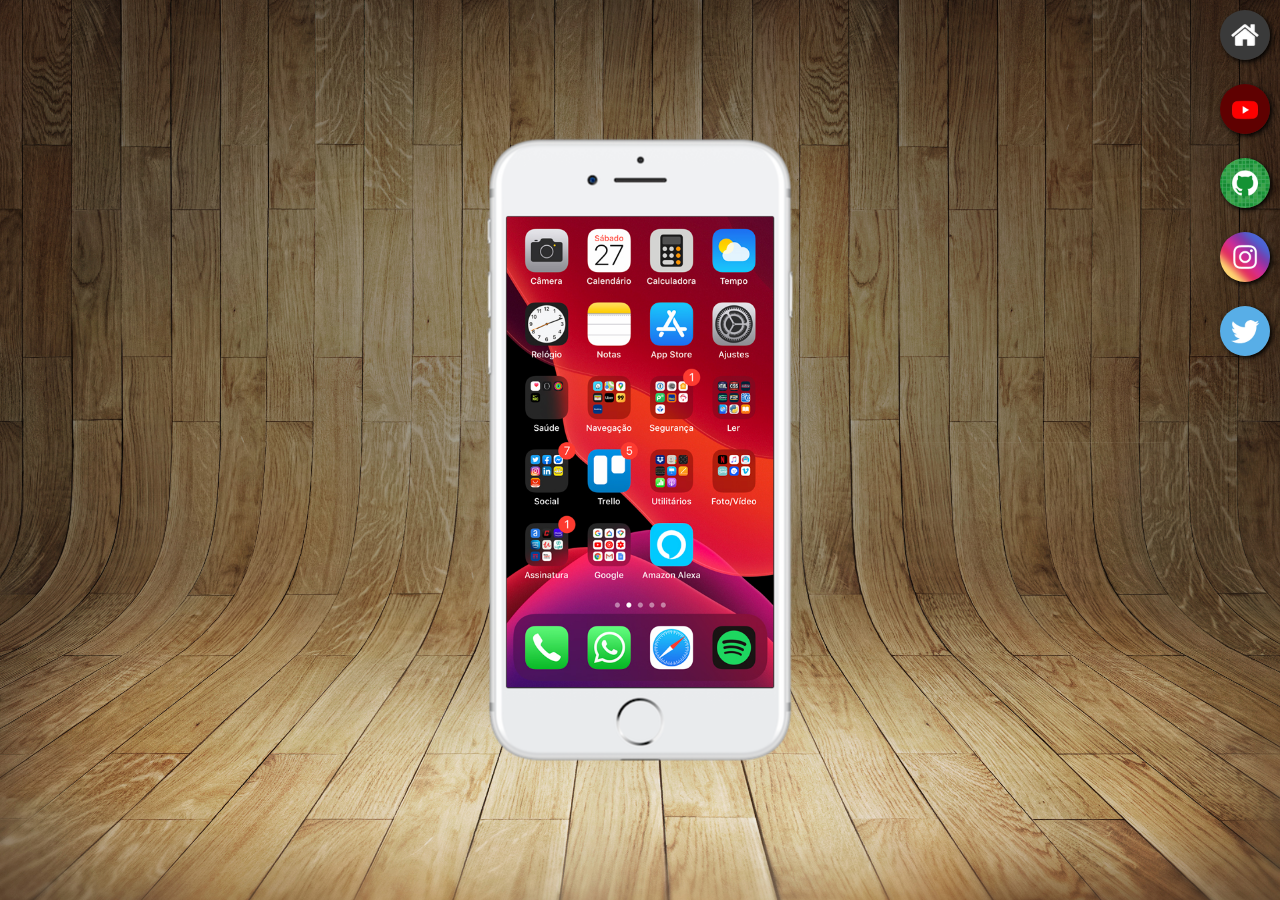
<file: index.html>
<!DOCTYPE html>
<html lang="pt-br">
<head>
    <meta charset="UTF-8">
    <meta name="viewport" content="width=device-width, initial-scale=1.0">
    <link rel="shortcut icon" href="favicon.ico" type="image/x-icon">
    <link rel="stylesheet" href="estilos/style.css">
    <title>Projeto Redes Socias</title>
</head>
<body>
    <main>
        <section id="telefone">
            <iframe src="home.html" name="tela" id="tela" frameborder="0" >
                Seu navegador não é compatível.
            </iframe>
        </section>
        <section id="redes-sociais">
            <a href="home.html" target="tela"> <img src="imagens/logo-home.jpg" alt="Home"></a><br>

            <a href="youtube.html" target="tela"> <img src="imagens/logo-youtube.jpg" alt="Youtube"></a><br>

            <a href="github.html" target="tela"><img src="imagens/logo-github.jpg" alt="Github"></a><br>

            <a href="instagram.html" target="tela"><img src="imagens/logo-instagram.jpg" alt="Instagram"></a><br>

            <a href="twitter.html" target="tela"><img src="imagens/logo-twitter.jpg" alt="Twitter"></a><br>
        </section>
    </main>   
</body>
</html>
</file>
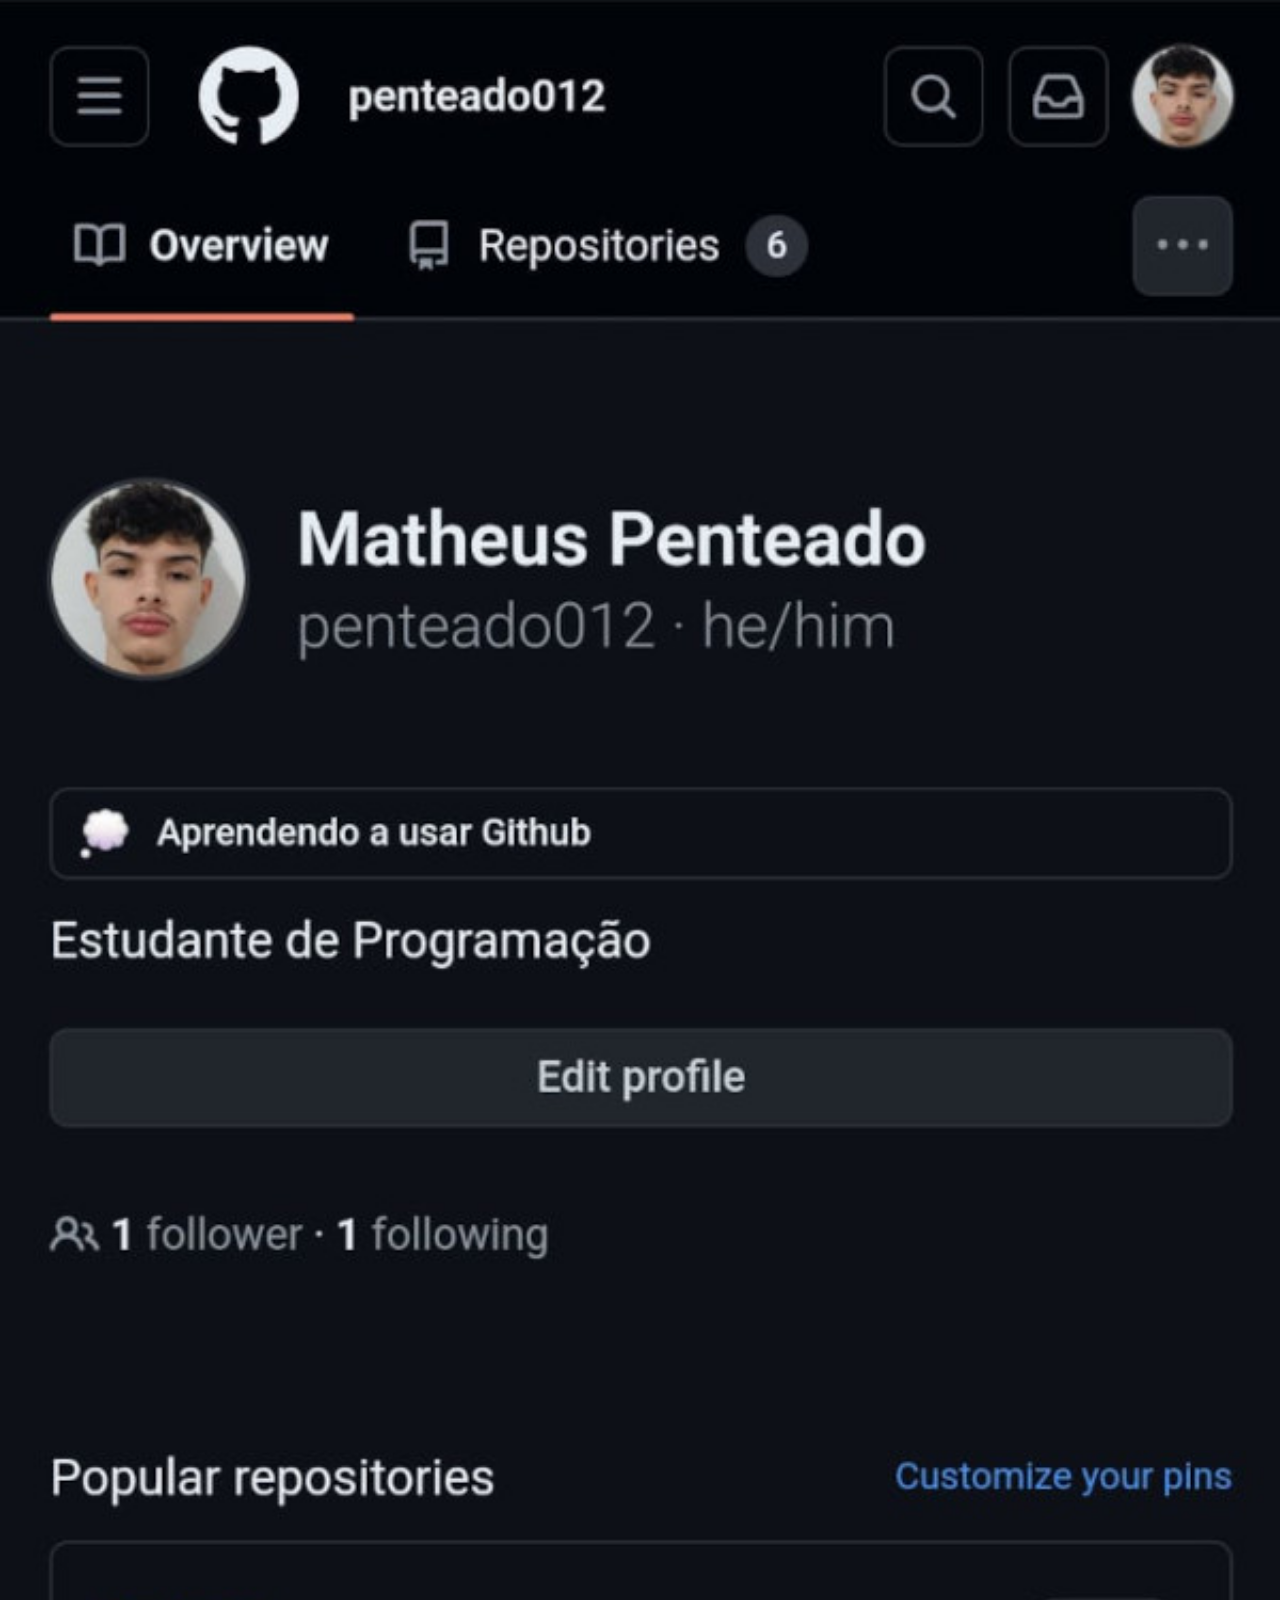
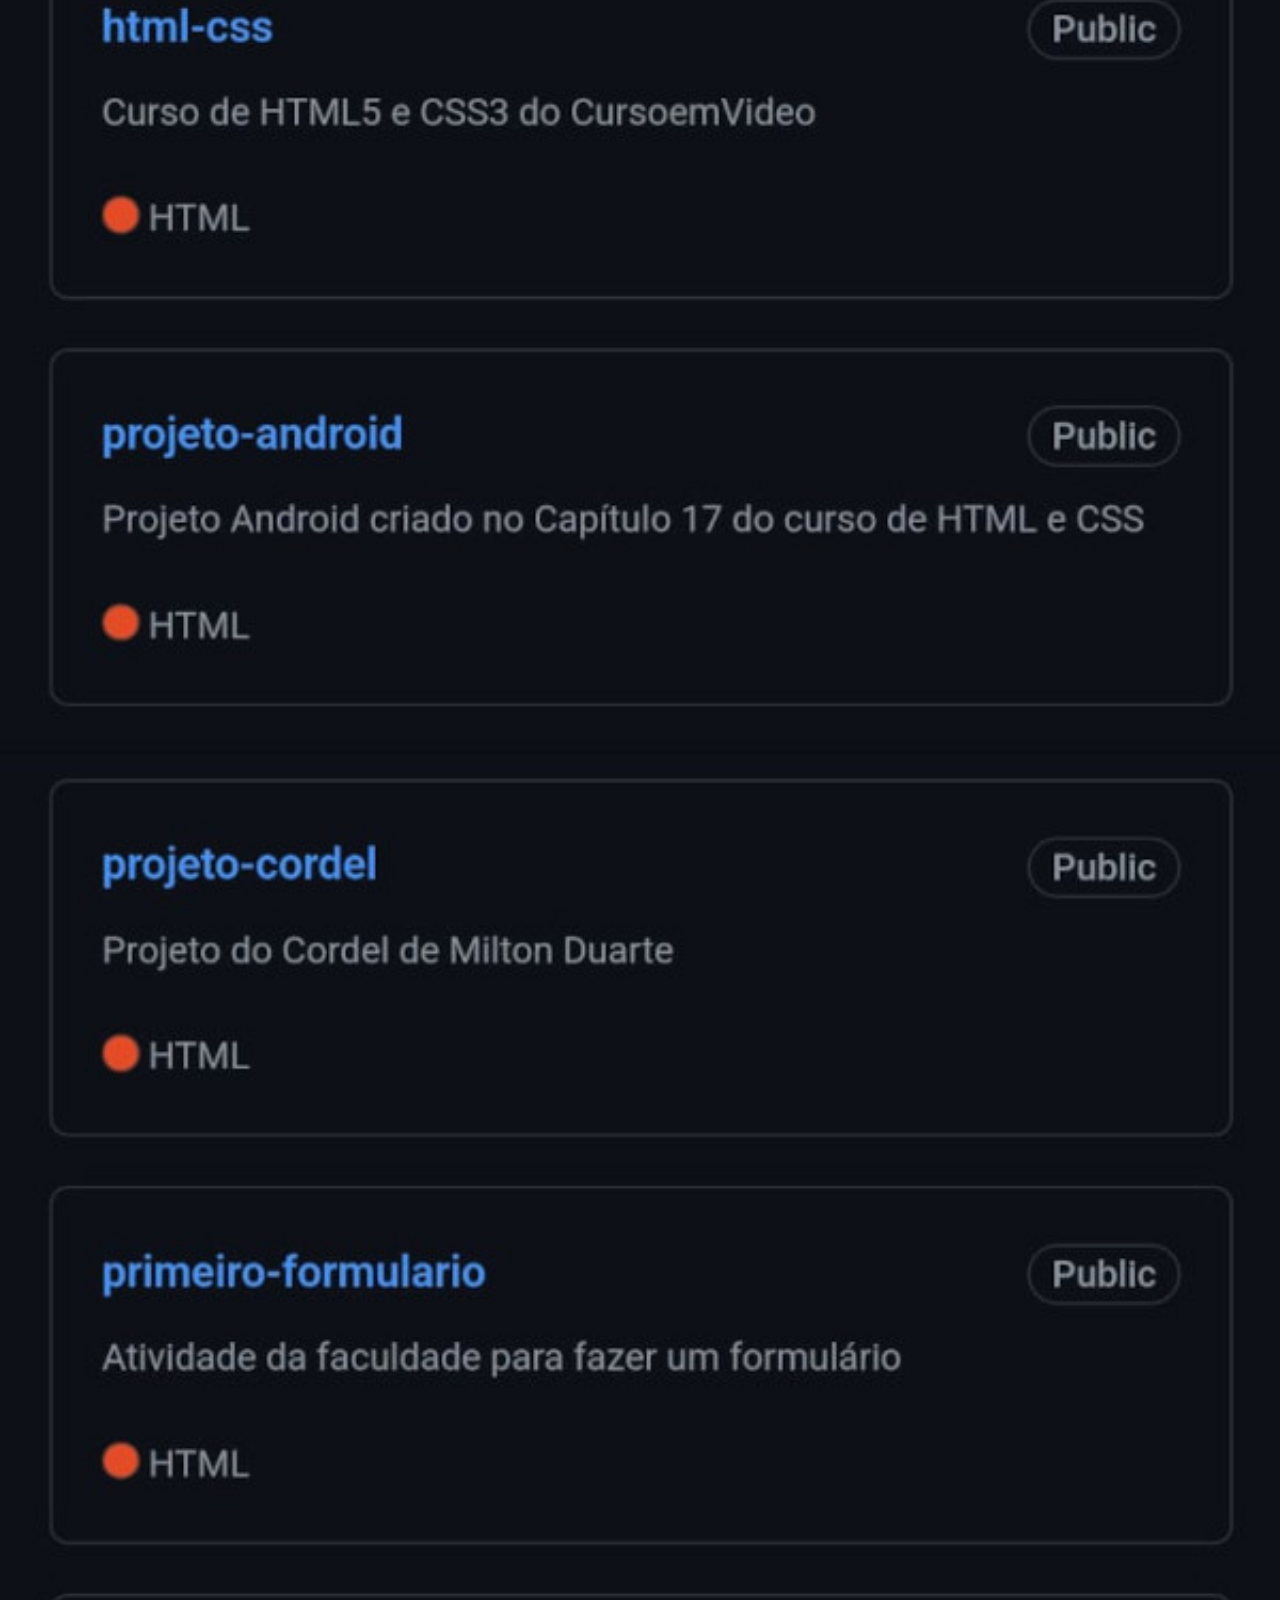
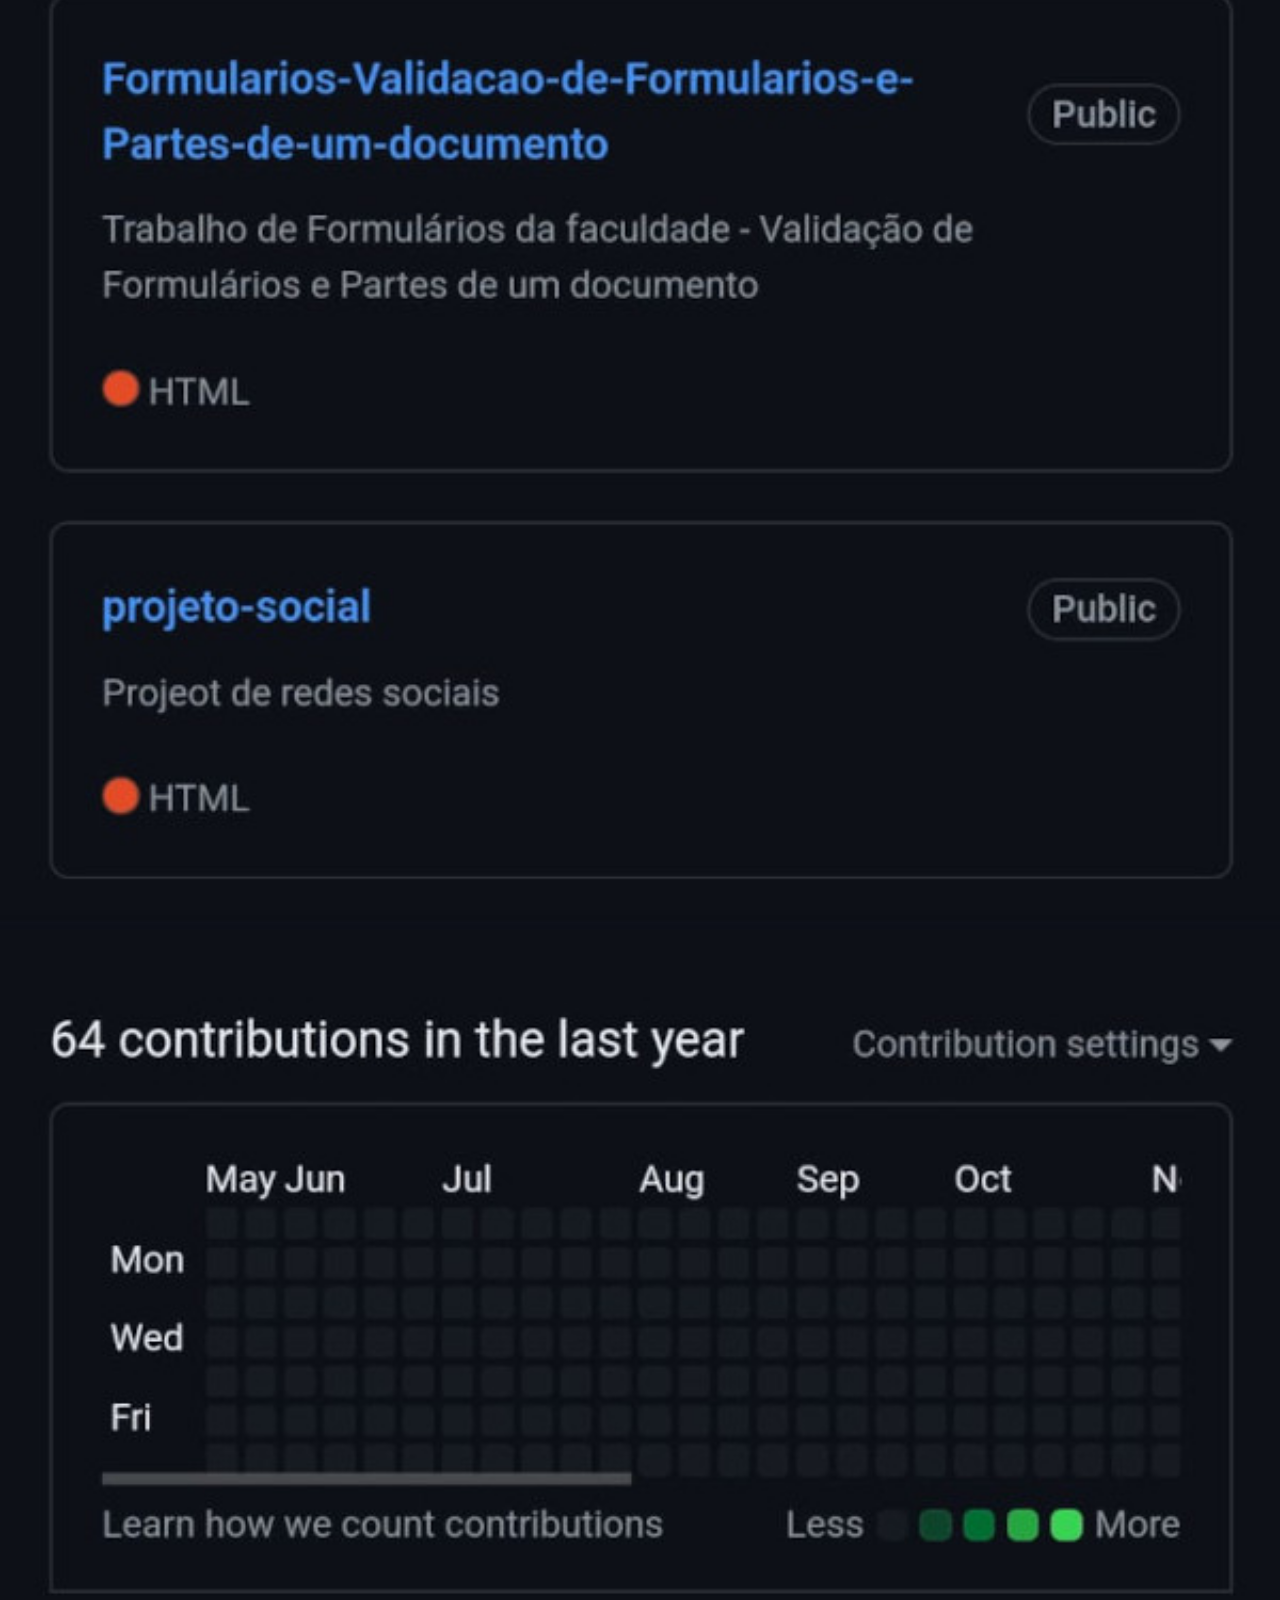
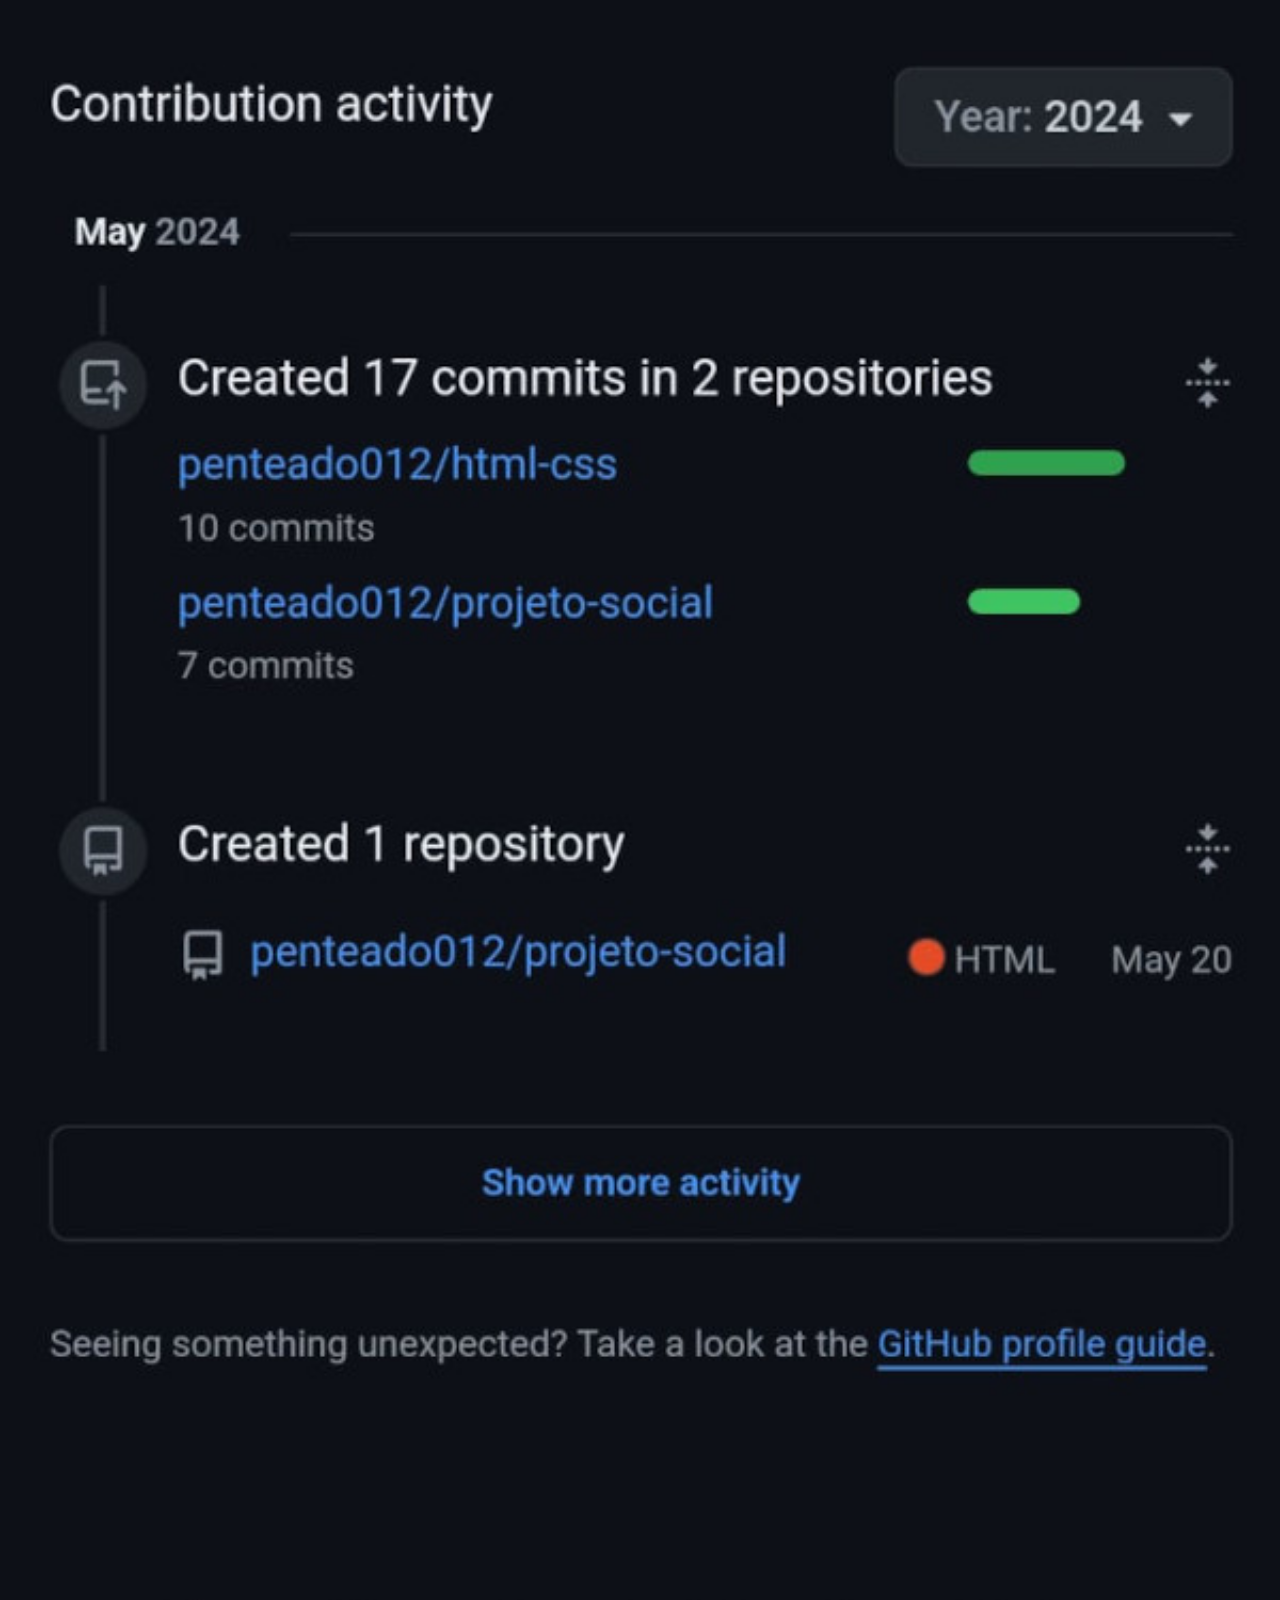
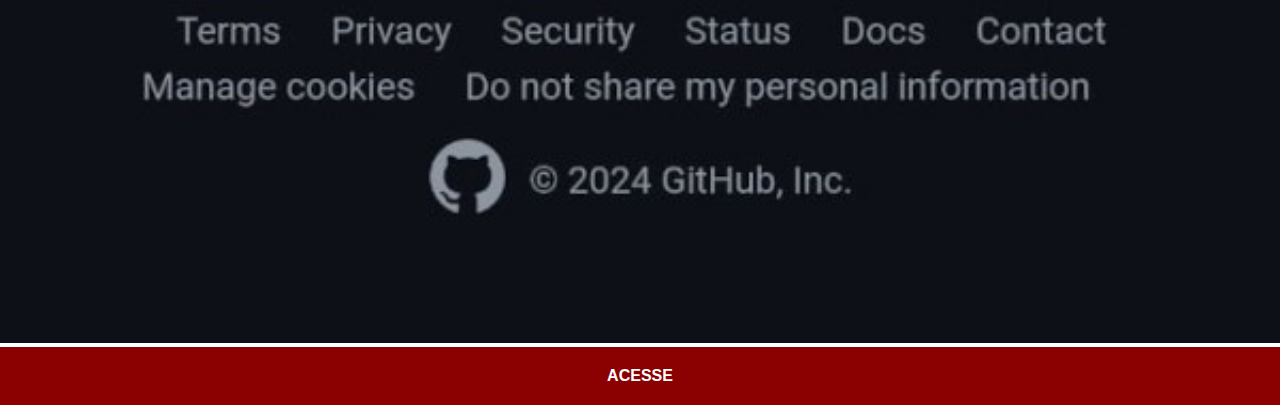
<file: github.html>
<!DOCTYPE html>
<html lang="pt-br">
<head>
    <meta charset="UTF-8">
    <meta name="viewport" content="width=device-width, initial-scale=1.0">
    <title>Github</title>
    <link rel="stylesheet" href="estilo/social.css">
</head>
<body>
    <img src="imagens/tela-github.jpg" alt="Github">
    <a href="https://github.com/penteado012" target="_blank">ACESSE</a>   
</body>
</html>
</file>
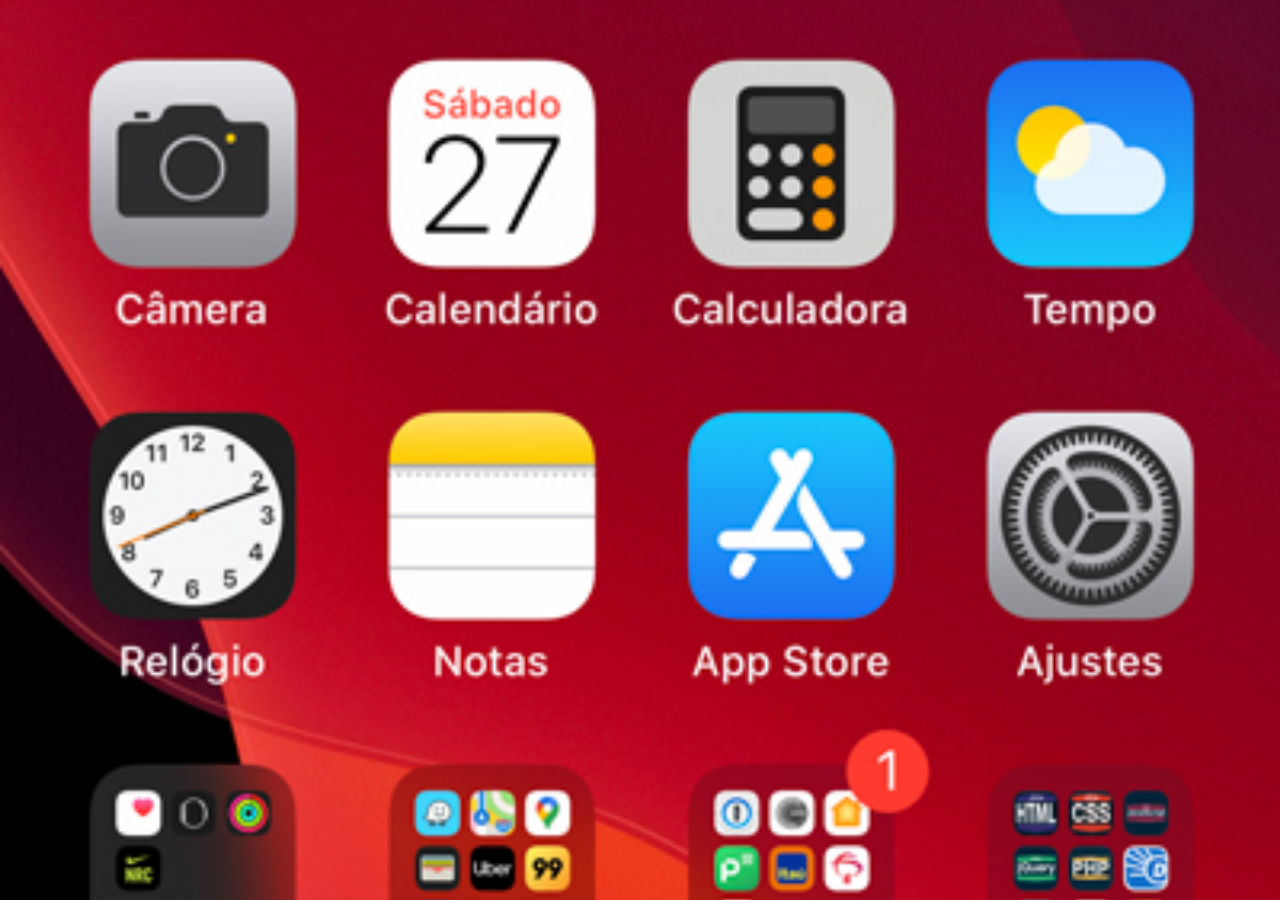
<file: home.html>
<!DOCTYPE html>
<html lang="pt-br">
<head>
    <meta charset="UTF-8">
    <meta name="viewport" content="width=device-width, initial-scale=1.0">
    <title>Home</title>
</head>
<body>
   <style>
        * {
            margin: 0px;
            padding: 0px;
        }

        body{
            width: 100vw;
            height: 100vh;
            background: black url('imagens/tela-home.jpg') no-repeat;
            background-size: cover;
        }
   </style> 
</body>
</html>
</file>
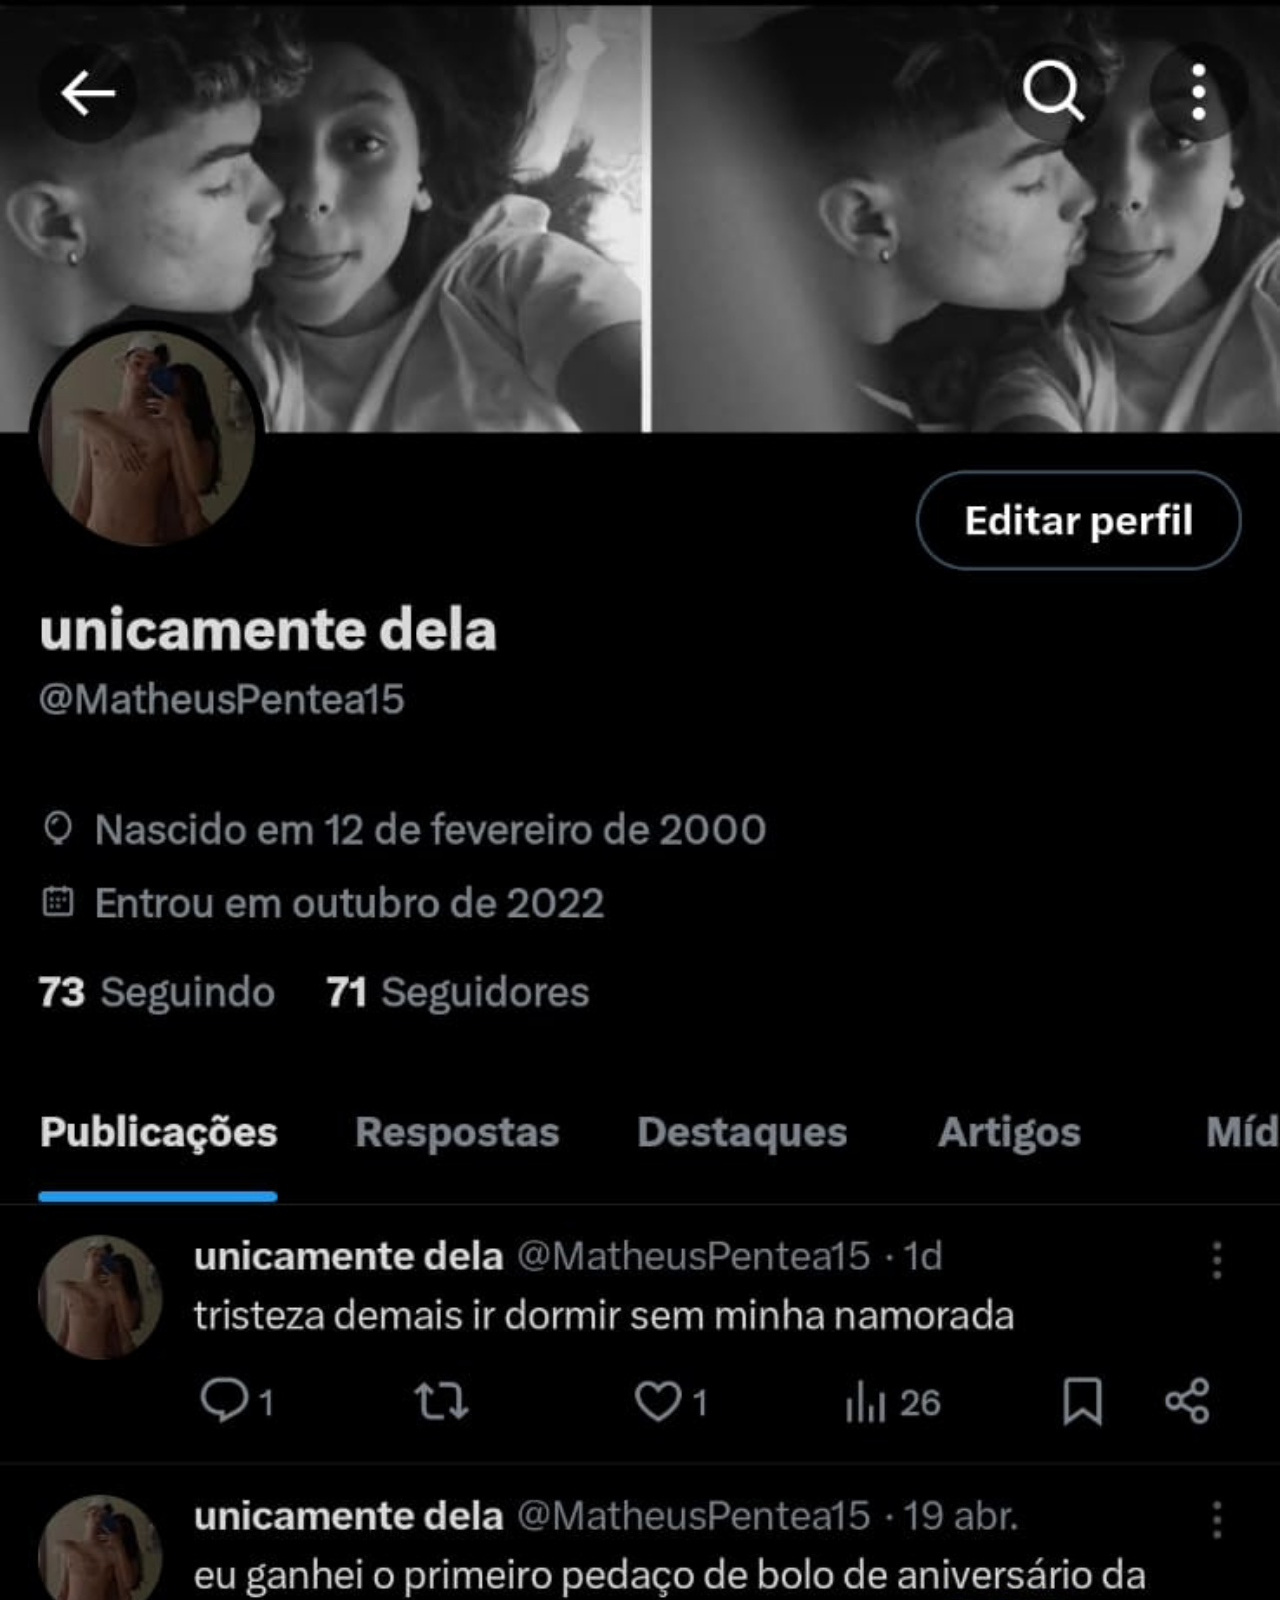
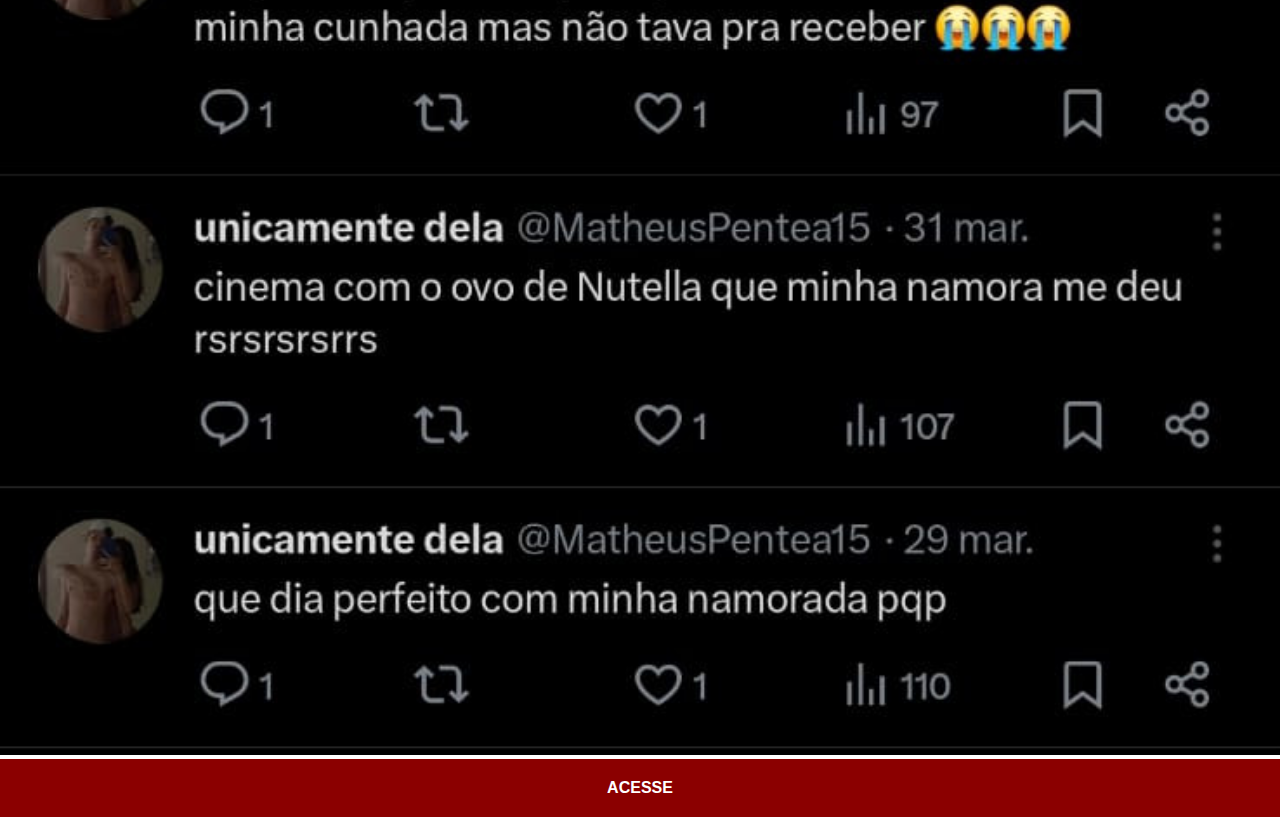
<file: twitter.html>
<!DOCTYPE html>
<html lang="pt-br">
<head>
    <meta charset="UTF-8">
    <meta name="viewport" content="width=device-width, initial-scale=1.0">
    <title>Twitter</title>
    <link rel="stylesheet" href="estilo/social.css">
</head>
<body>
    <img src="imagens/tela-x.jpg" alt="Twitter">
    <a href="https://x.com/MatheusPentea15" target="_blank">ACESSE</a>
</body>
</html>
</file>
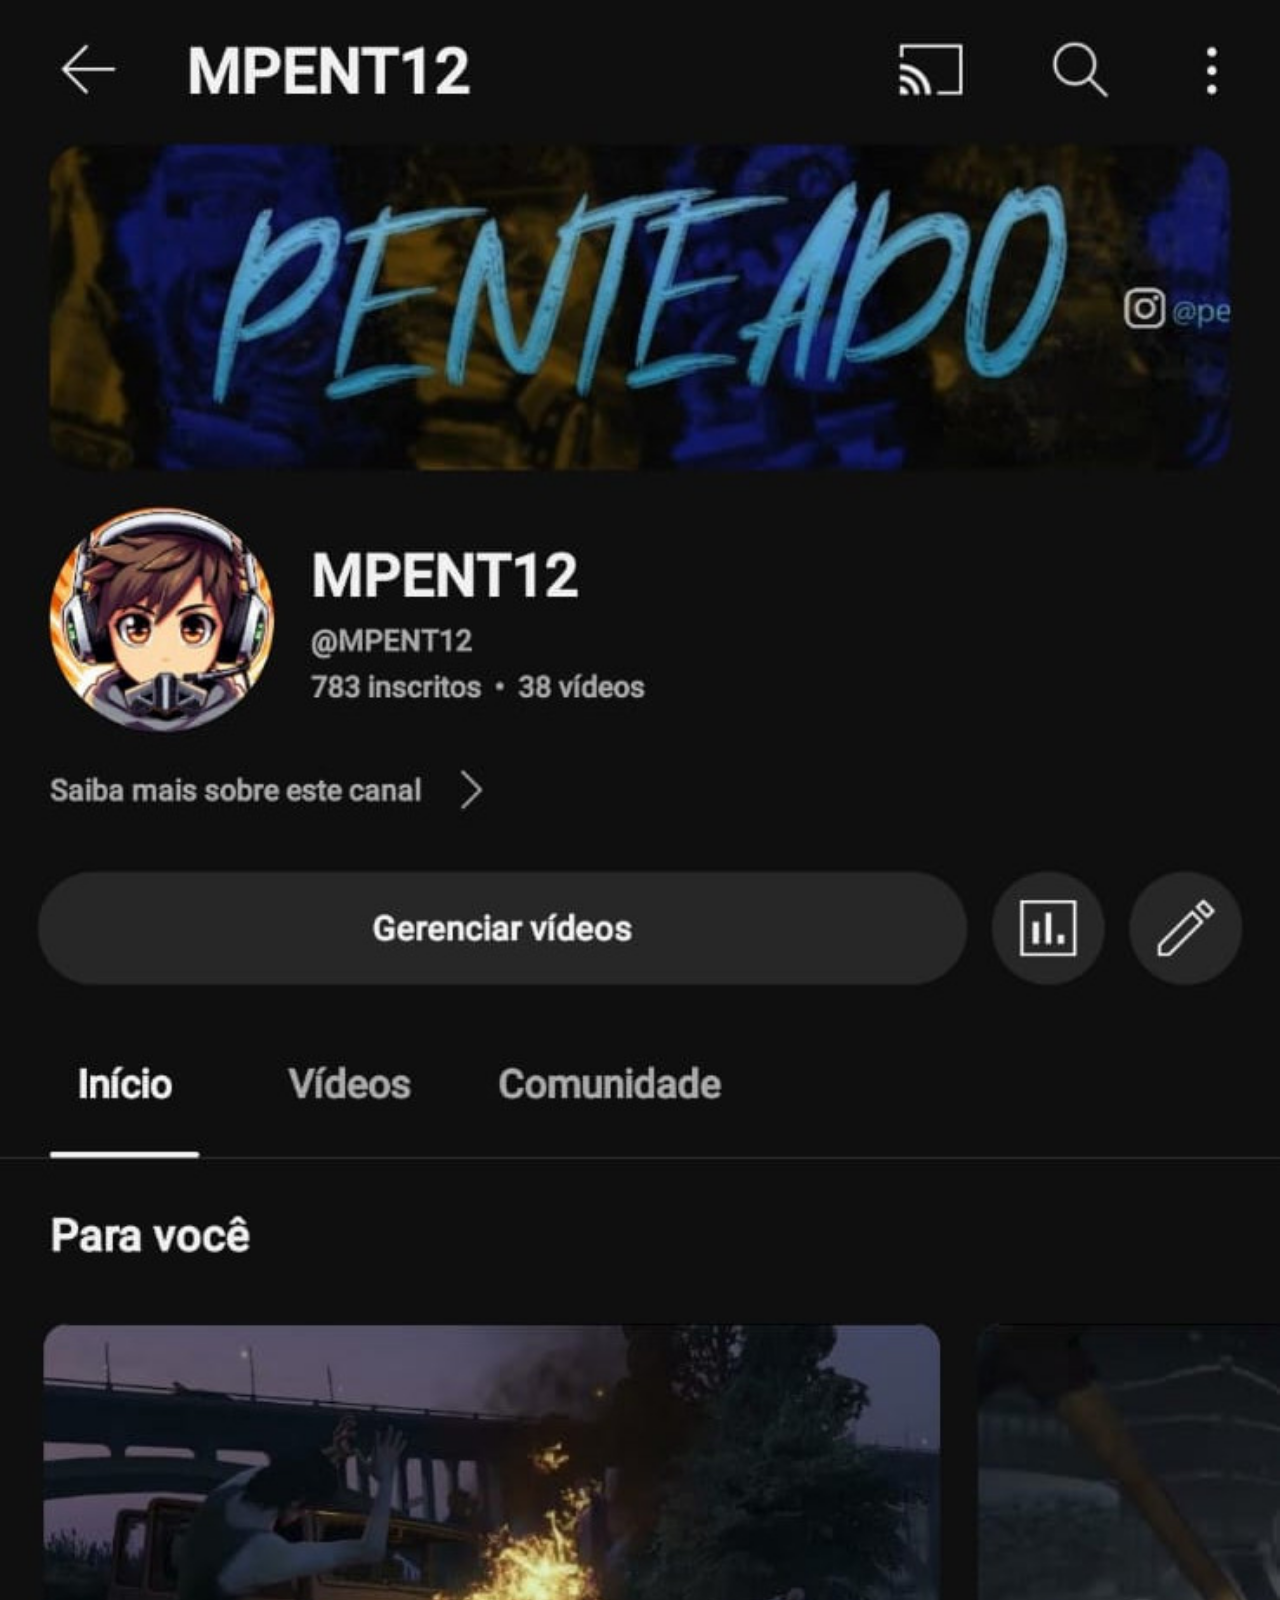
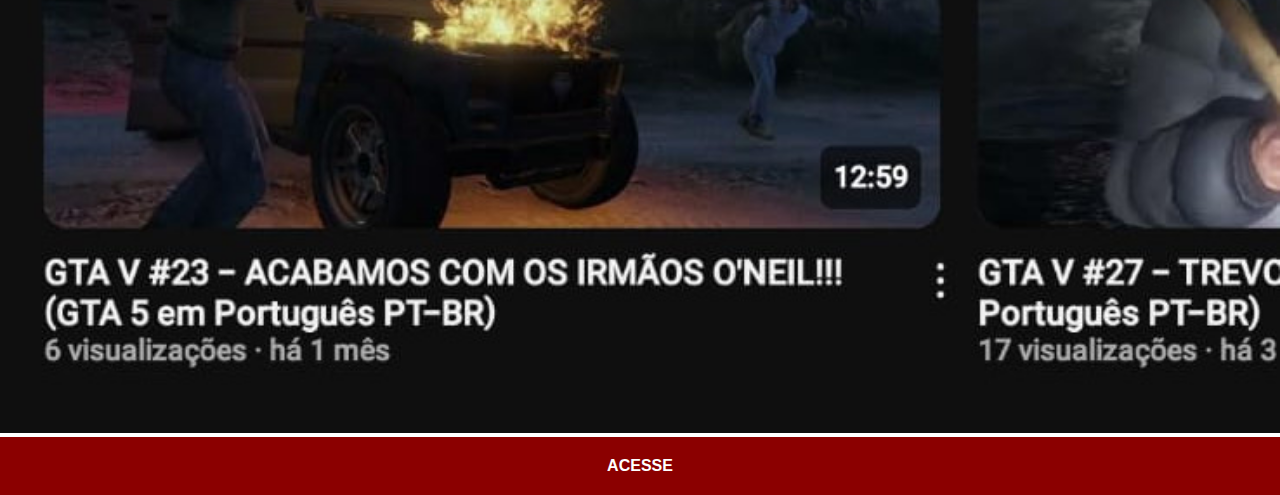
<file: youtube.html>
<!DOCTYPE html>
<html lang="pt-br">
<head>
    <meta charset="UTF-8">
    <meta name="viewport" content="width=device-width, initial-scale=1.0">
    <title>Youtube</title>
    <link rel="stylesheet" href="estilo/social.css">
</head>
<body>
    <img src="imagens/tela-youtube.jpg" alt="Youtube">
    <a href="https://www.youtube.com/@MPENT12" target="_blank">ACESSE</a>  
</body>
</html>
</file>
<file: estilos/style.css>
@charset "UTF-8";

 * {
    margin: 0px;
    padding: 0px;
    font-family: Arial, Helvetica, sans-serif;
 }

 html,body {
    height: 100vh;
    width: 100vw;
    background-color: black;
 }

 body {
   background: url('../imagens/fundo-madeira.jpg') no-repeat top center;
   background-size: cover;
   background-attachment: fixed;
 }

 main {
    height: 100vh;
    position: relative;
 }

 section#telefone {
    position: absolute;
    top: 50%;
    left: 50%;
    transform: translate(-50%, -50%);

    height: 627px;
    width: 311px;
    background: url('../imagens/frame-iphone.png') no-repeat;
 }

 iframe#tela {
    position: relative;
    top: 80px;
    left: 22px;
    width: 267px;
    height: 471px;
 }

 section#redes-sociais {
   text-align: right;
 }

 section#redes-sociais img {
   width: 50px;
   margin: 10px;
   border-radius: 50%;
   box-shadow: 2px 2px 5px rgb(0, 0, 0.400);
   box-sizing: border-box;
 }

 section#redes-sociais img:hover {
   border: 2px solid rgba(255, 255, 255, 0.637);
   transform: translate(-3px, -3px);
   box-shadow: 5px 5px 10px rgba(0, 0, 0, 0.623);
   transition: transform 0.3s, border 1s;
 }
</file>
<file: estilo/social.css>
@charset "UTF-8";

* {
    margin: 0px;
    padding: 0px;
    font-family: Arial, Helvetica, sans-serif;
}

::-webkit-scrollbar {
    width: 0px;
    height: 0px;
}

img {
    width: 100vw;   
}

a {
    display: block;
    background-color: darkred;
    color: white;
    padding: 20px;
    text-align: center;
    font-weight: bolder;
    text-decoration: none;
}

a:hover {
    background-color: red;
}
</file>
